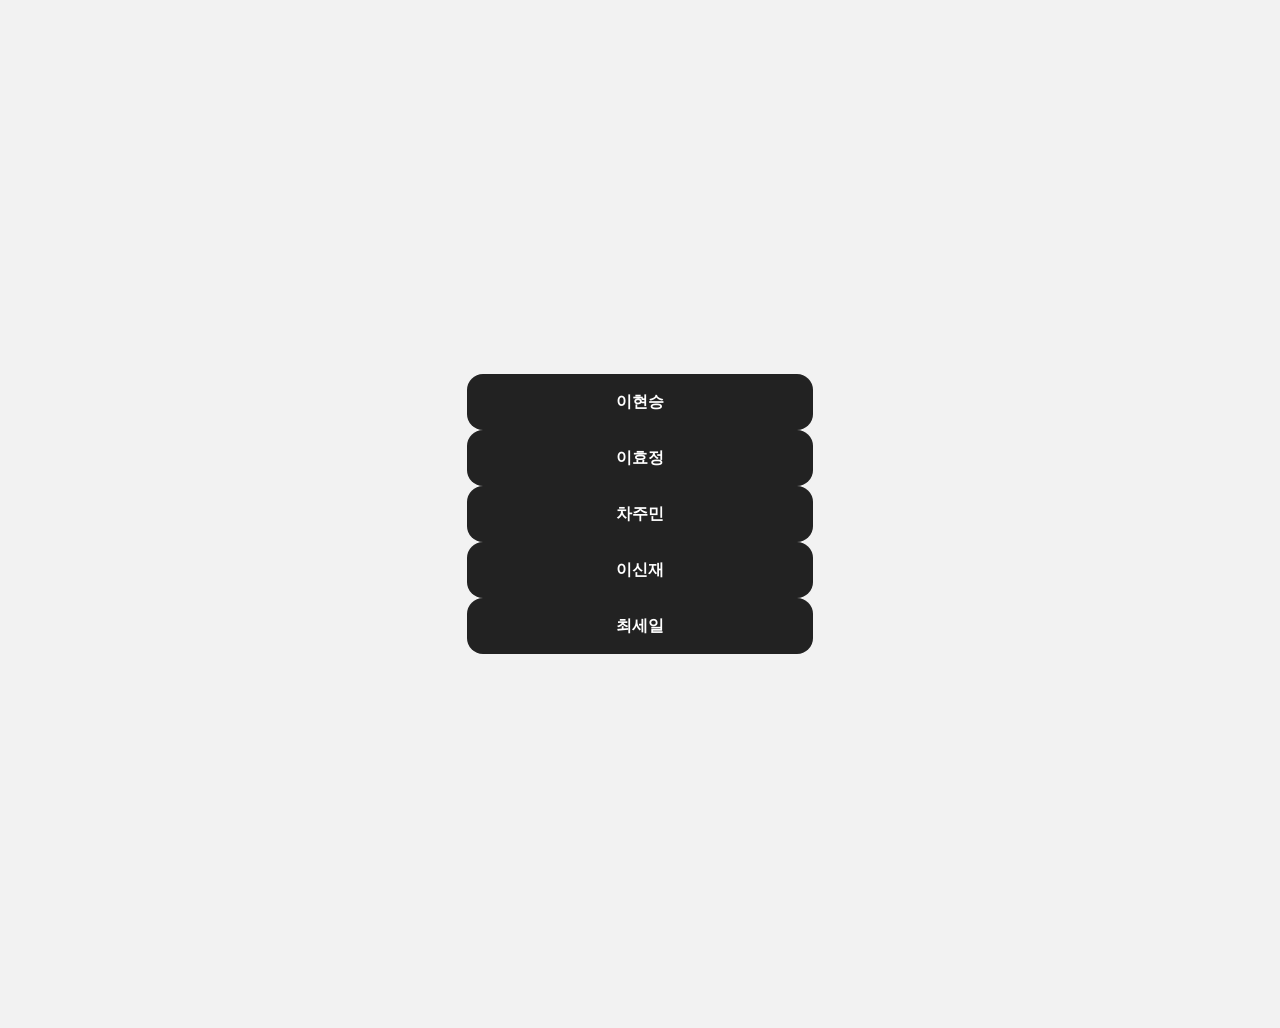
<file: index.html>
<!doctype html>
<html lang="ko">
  <head>
    <meta charset="UTF-8" />
    <meta name="viewport" content="width=device-width, initial-scale=1.0" />
    <title>P를 가져가</title>
    <link rel="stylesheet" href="./style.css" />
    <link rel="stylesheet" href="./reset.css" />
  </head>
  <body>
    <main
      class="main"
      style="
        display: flex;
        flex-direction: column;
        align-items: center;
        justify-content: center;
        height: 100vh;
      "
    >
      <a href="./leehyunseung/index.html">이현승</a>
      <a href="./leehyojung/leehyojung.html">이효정</a>
      <a href="./chajoomin/joomin.html">차주민</a>
      <a href="./LeeShinjae/index.html">이신재</a>
      <a href="./choiseil/my-name-is.html">최세일</a>
    </main>
  </body>
</html>
</file>
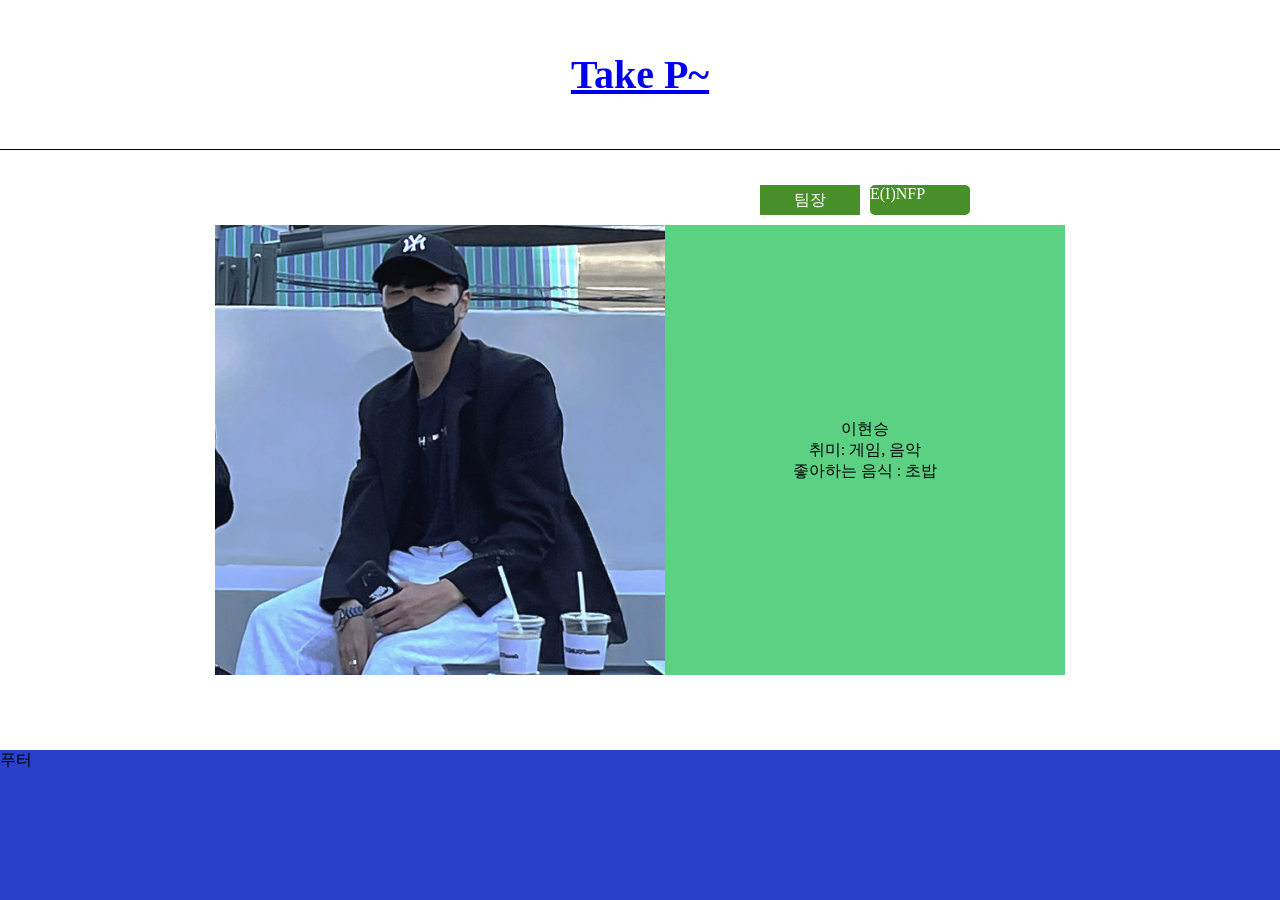
<file: leehyunseung/index.html>
<!doctype html>
<html lang="ko">
  <head>
    <meta charset="UTF-8" />
    <meta name="viewport" content="width=device-width, initial-scale=1.0" />
    <title>이현승입니다</title>
    <link rel="stylesheet" href="./index.css" />
  </head>
  <body>
    <header class="header">
      <nav class="header_nav"><a href="../index.html">Take P~</a></nav>
    </header>
    <main class="main">
      <section class="main-container">
        <div class="profile-container">
          <img class="profile-img" src="./img/profile.png" alt="프로필 사진" />
          <div class="info-container">
            <div class="badge-container">
              <span class="badge_role">팀장</span>
              <span class="badge_mbti">E(I)NFP</span>
            </div>
            <div>이현승</div>
            <div>취미: 게임, 음악</div>
            <div>좋아하는 음식 : 초밥</div>
          </div>
        </div>
      </section>
    </main>
    <footer class="footer">
      <div>푸터</div>
    </footer>
  </body>
</html>
</file>
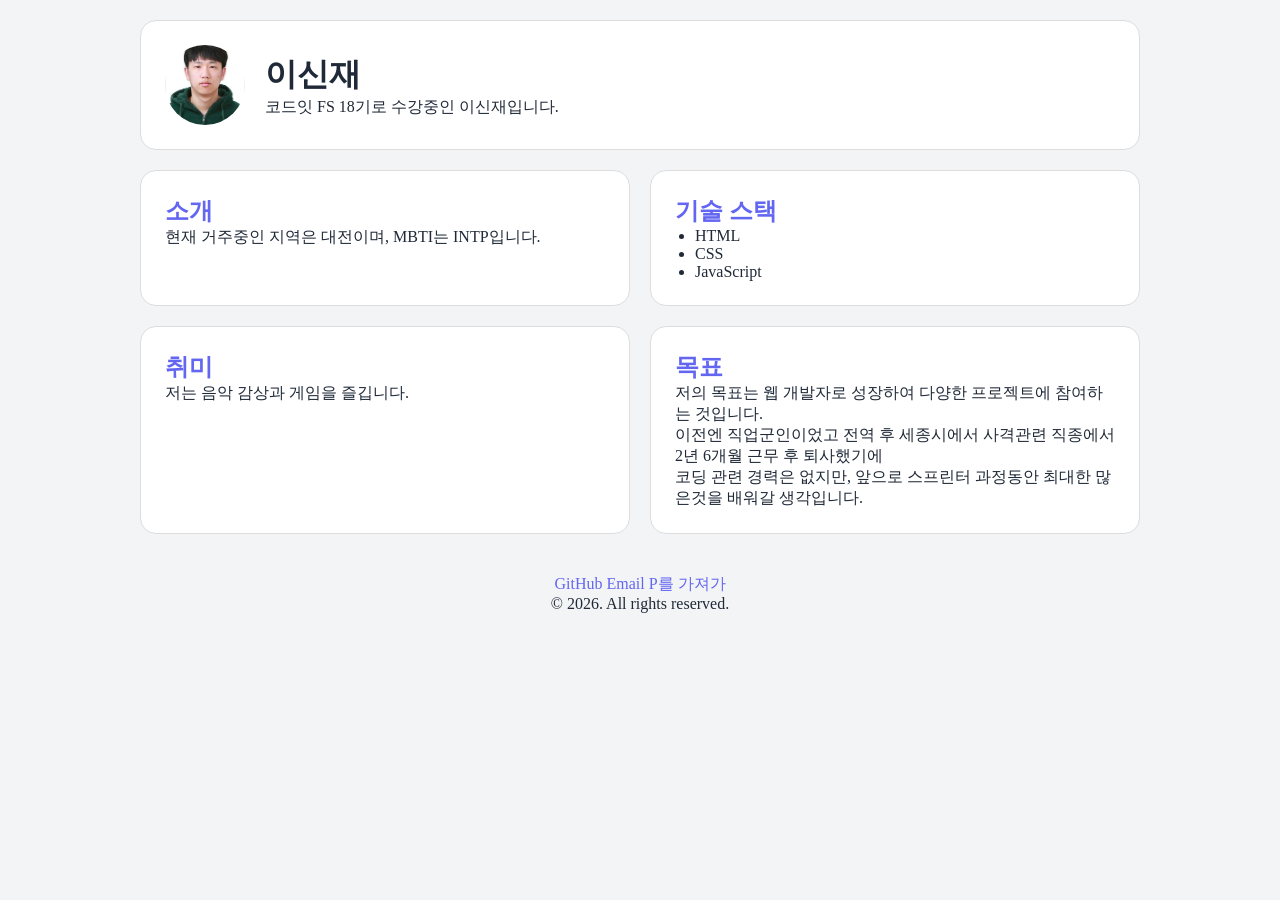
<file: LeeShinjae/index.html>
<!doctype html>
<html lang="ko">
  <head>
    <meta charset="UTF-8" />
    <meta name="viewport" content="width=device-width, initial-scale=1.0" />
    <title>이신재 자기소개</title>
    <link rel="stylesheet" href="styles.css" />
  </head>
  <body>
    <header class="profile">
      <img src="LSJ_Profile_Img.jpg" alt="이신재" />
      <div class="profile-info">
        <h1>이신재</h1>
        <p>코드잇 FS 18기로 수강중인 이신재입니다.</p>
      </div>
    </header>
    <main class="card-container">
      <section class="card about">
        <h2>소개</h2>
        <p>현재 거주중인 지역은 대전이며, MBTI는 INTP입니다.</p>
      </section>
      <section class="card skills">
        <h2>기술 스택</h2>
        <ul>
          <li>HTML</li>
          <li>CSS</li>
          <li>JavaScript</li>
        </ul>
      </section>
      <section class="card hobbies">
        <h2>취미</h2>
        <p>저는 음악 감상과 게임을 즐깁니다.</p>
      </section>
      <section class="card goals">
        <h2>목표</h2>
        <p>
          저의 목표는 웹 개발자로 성장하여 다양한 프로젝트에 참여하는 것입니다.
          <br />
          이전엔 직업군인이었고 전역 후 세종시에서 사격관련 직종에서 2년 6개월
          근무 후 퇴사했기에<br />
          코딩 관련 경력은 없지만, 앞으로 스프린터 과정동안 최대한 많은것을
          배워갈 생각입니다.
        </p>
      </section>
    </main>
    <footer>
      <div class="footer-links">
        <a href="https://github.com/ihss0500-droid">GitHub</a>
        <a href="mailto:ihss0500@gmail.com">Email</a>
        <a href="../index.html">P를 가져가</a>
      </div>

      <p>© 2026. All rights reserved.</p>
    </footer>
  </body>
</html>
</file>
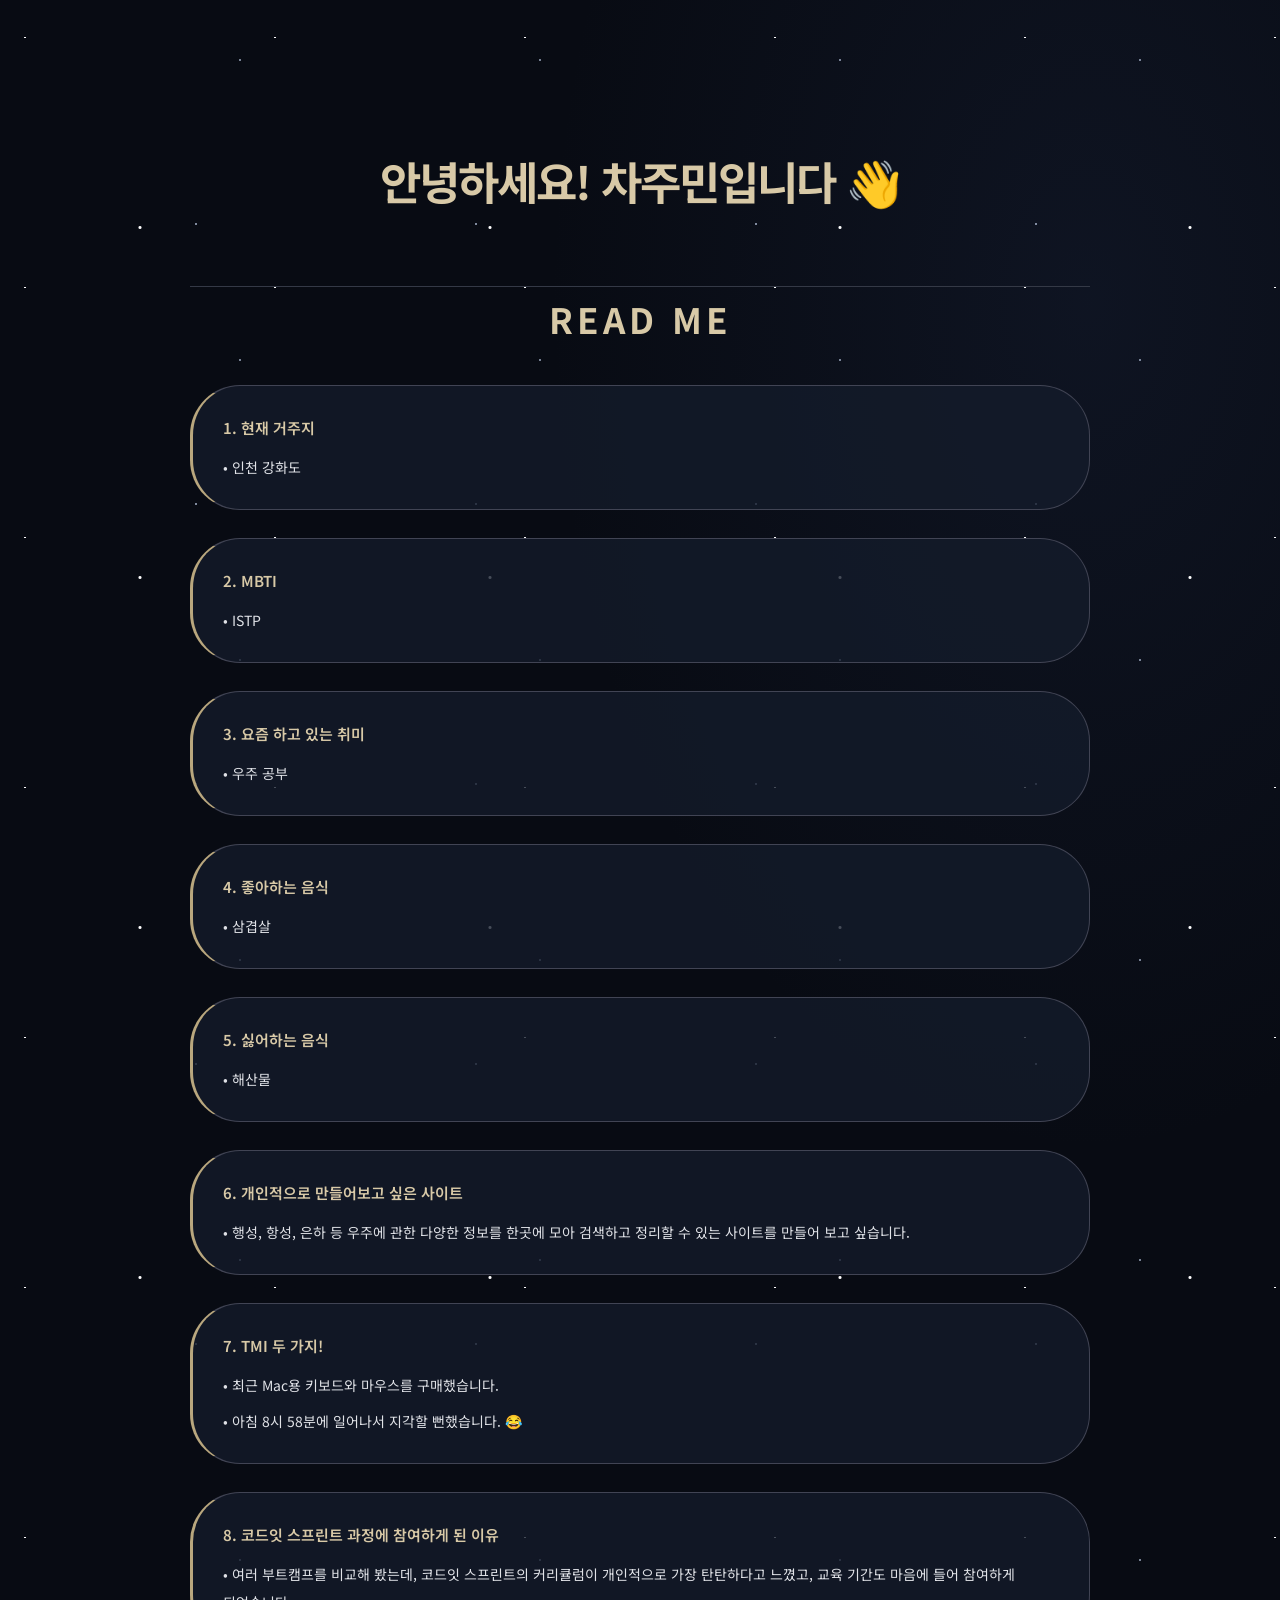
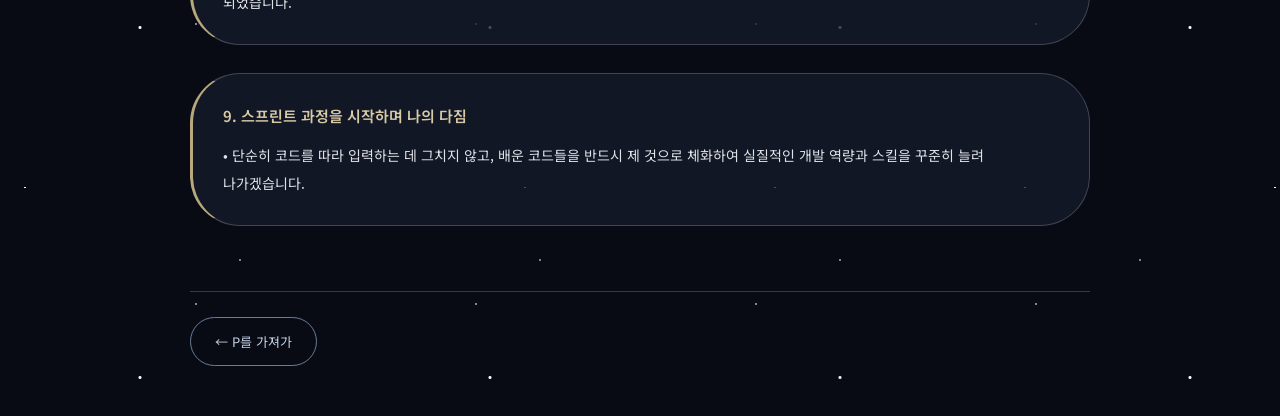
<file: chajoomin/joomin.html>
<!doctype html>
<html lang="ko">
  <head>
    <meta charset="UTF-8" />
    <meta name="viewport" content="width=device-width, initial-scale=1.0" />
    <meta name="theme-color" content="#080d1f" />
    <title>차주민 | 자기소개</title>
    <link rel="stylesheet" href="style.css" />
  </head>

  <body>
    <div class="stars"></div>

    <main class="container">
      <header class="hero">
        <h1>안녕하세요! 차주민입니다 👋</h1>
      </header>

      <section class="profile">
        <h2>READ ME</h2>

        <div class="info-card">
          <h3>1. 현재 거주지</h3>
          <p>• 인천 강화도</p>
        </div>

        <div class="info-card">
          <h3>2. MBTI</h3>
          <p>• ISTP</p>
        </div>

        <div class="info-card">
          <h3>3. 요즘 하고 있는 취미</h3>
          <p>• 우주 공부</p>
        </div>

        <div class="info-card">
          <h3>4. 좋아하는 음식</h3>
          <p>• 삼겹살</p>
        </div>

        <div class="info-card">
          <h3>5. 싫어하는 음식</h3>
          <p>• 해산물</p>
        </div>

        <div class="info-card">
          <h3>6. 개인적으로 만들어보고 싶은 사이트</h3>
          <p>
            • 행성, 항성, 은하 등 우주에 관한 다양한 정보를 한곳에 모아 검색하고
            정리할 수 있는 사이트를 만들어 보고 싶습니다.
          </p>
        </div>

        <div class="info-card">
          <h3>7. TMI 두 가지!</h3>
          <p>• 최근 Mac용 키보드와 마우스를 구매했습니다.</p>
          <p>• 아침 8시 58분에 일어나서 지각할 뻔했습니다. 😂</p>
        </div>

        <div class="info-card">
          <h3>8. 코드잇 스프린트 과정에 참여하게 된 이유</h3>
          <p>
            • 여러 부트캠프를 비교해 봤는데, 코드잇 스프린트의 커리큘럼이
            개인적으로 가장 탄탄하다고 느꼈고, 교육 기간도 마음에 들어 참여하게
            되었습니다.
          </p>
        </div>

        <div class="info-card">
          <h3>9. 스프린트 과정을 시작하며 나의 다짐</h3>
          <p>
            • 단순히 코드를 따라 입력하는 데 그치지 않고, 배운 코드들을 반드시
            제 것으로 체화하여 실질적인 개발 역량과 스킬을 꾸준히 늘려
            나가겠습니다.
          </p>
        </div>
      </section>

      <footer>
        <a href="../index.html" class="home-button"> ← P를 가져가 </a>
      </footer>
    </main>
  </body>
</html>
</file>
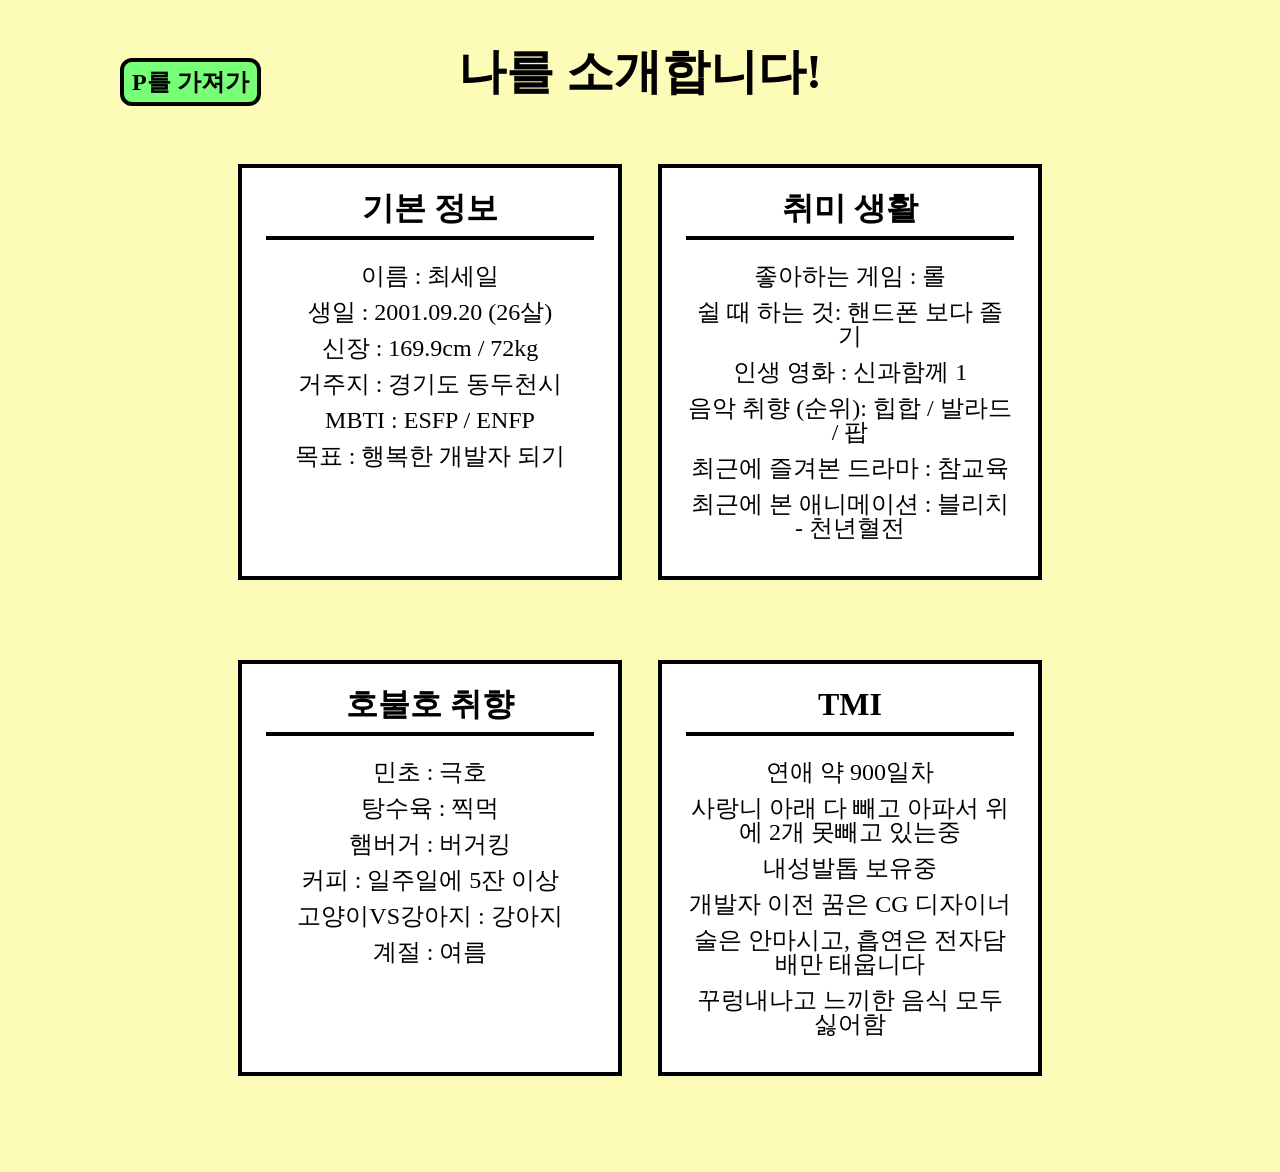
<file: choiseil/my-name-is.html>
<!doctype html>
<html lang="ko">
  <head>
    <meta charset="UTF-8" />
    <meta name="viewport" content="width=device-width, initial-scale=1.0" />
    <link rel="stylesheet" href="reset.css" />
    <link rel="stylesheet" href="style.css" />
    <title>내이름은 최세일</title>
  </head>
  <body>
    <header>
      <a class="intro-header-link" href="../index.html">P를 가져가</a>
      <h1>나를 소개합니다!</h1>
    </header>
    <main class="intro-section-container">
      <div class="intro-content-container">
        <section class="intro-content">
          <h2>기본 정보</h2>
          <p>이름 : 최세일</p>
          <p>생일 : 2001.09.20 (26살)</p>
          <p>신장 : 169.9cm / 72kg</p>
          <p>거주지 : 경기도 동두천시</p>
          <p>MBTI : ESFP / ENFP</p>
          <p>목표 : 행복한 개발자 되기</p>
        </section>
        <section class="intro-content">
          <h2>취미 생활</h2>
          <p>좋아하는 게임 : 롤</p>
          <p>쉴 때 하는 것: 핸드폰 보다 졸기</p>
          <p>인생 영화 : 신과함께 1</p>
          <p>음악 취향 (순위): 힙합 / 발라드 / 팝</p>
          <p>최근에 즐겨본 드라마 : 참교육</p>
          <p>최근에 본 애니메이션 : 블리치 - 천년혈전</p>
        </section>
      </div>
      <div class="intro-content-container">
        <section class="intro-content">
          <h2>호불호 취향</h2>
          <p>민초 : 극호</p>
          <p>탕수육 : 찍먹</p>
          <p>햄버거 : 버거킹</p>
          <p>커피 : 일주일에 5잔 이상</p>
          <p>고양이VS강아지 : 강아지</p>
          <p>계절 : 여름</p>
        </section>
        <section class="intro-content">
          <h2>TMI</h2>
          <p>연애 약 900일차</p>
          <p>사랑니 아래 다 빼고 아파서 위에 2개 못빼고 있는중</p>
          <p>내성발톱 보유중</p>
          <p>개발자 이전 꿈은 CG 디자이너</p>
          <p>술은 안마시고, 흡연은 전자담배만 태웁니다</p>
          <p>꾸렁내나고 느끼한 음식 모두 싫어함</p>
        </section>
      </div>
    </main>
  </body>
</html>
</file>
<file: style.css>
body {
  font-family:
    "Pretendard Variable",
    Pretendard,
    -apple-system,
    BlinkMacSystemFont,
    system-ui,
    Roboto,
    "Helvetica Neue",
    "Segoe UI",
    "Apple SD Gothic Neo",
    "Noto Sans KR",
    "Malgun Gothic",
    "Apple Color Emoji",
    "Segoe UI Emoji",
    "Segoe UI Symbol",
    sans-serif;
  background-color: #f2f2f2;
  padding: 64px;
}

.main a {
  text-decoration: none;
  color: #fff;
  background-color: #222;
  padding: 16px;
  border-radius: 16px;
  width: 30%;
  text-align: center;
  font-weight: 600;
}
</file>
<file: leehyunseung/index.css>
* {
  box-sizing: border-box;
}

body {
  width: 100%;
  height: 100%;
  min-height: 100vh;
  margin: 0;
  padding: 0;
  background-color: #fff;
  display: flex;
  flex-direction: column;
  justify-content: space-between;
}

.main {
  width: 100%;
  height: auto;
  display: flex;
  flex-direction: column;
  justify-content: center;
  align-items: center;
}

.header {
  width: 100%;
  height: 150px;
  display: flex;
  justify-content: center;
  align-items: center;
  background-color: #fff;
  color: #000;
  font-size: 40px;
  font-weight: bold;
  border-bottom: 1px solid #000;
}

.main-container {
  width: 1500px;
  height: 100%;
  display: flex;
  /* flex-direction: column; */
  justify-content: center;
  align-items: center;
  /* background-color: rgb(253, 240, 166); */
}

.profile-container {
  width: 1000px;
  height: 500px;
  display: flex;
  justify-content: center;
  align-items: center;
}

.profile-img {
  width: 450px;
  height: 450px;
}

.info-container {
  width: 400px;
  height: 450px;
  display: flex;
  flex-direction: column;
  justify-content: center;
  align-items: center;
  position: relative;
  background-color: rgb(92, 209, 131);
}

.badge-container {
  display: flex;
  position: absolute;
  gap: 10px;
  top: -40px;
}

.badge_role {
  width: 100px;
  height: 30px;
  background-color: #498f29;
  color: #fff;
  display: flex;
  justify-content: center;
  align-items: center;
}

.badge_mbti {
  width: 100px;
  height: 30px;
  background-color: #498f29;
  border-radius: 5px;
  color: #fff;
}

.badge {
  width: 100px;
  height: 30px;
  background-color: #498f29;
  color: #fff;
  display: flex;
  justify-content: center;
  align-items: center;
  border-radius: 5px;
  /* position: absolute; */
  /* top: -40px; */
}

.footer {
  width: 100%;
  height: 150px;
  background-color: #2941ca;
}
</file>
<file: LeeShinjae/styles.css>
* {
  box-sizing: border-box;
  margin: 0;
  padding: 0;
}

:root {
  --bg-color: #f3f4f6;
  --card-color: #ffffff;
  --text-color: #1f2937;
  --accent-color: #6366f1;
}

.profile {
  display: flex;
  align-items: center;
  gap: 20px;
}

.card-container {
  display: grid;
  grid-template-columns: repeat(2, 1fr);
  gap: 20px;
}

.card-container,
.profile {
  max-width: 1000px;
  margin: 20px auto;
}

.card,
.profile {
  padding: 24px;
  border: 1px solid #ddd;
  border-radius: 16px;
  background-color: var(--card-color);
}

.card ul {
  padding-left: 20px;
}

.card h2 {
  color: var(--accent-color);
}

.profile img {
  width: 80px;
  height: 80px;
  border-radius: 50%;
  object-fit: cover;
}

body {
  background-color: var(--bg-color);
  color: var(--text-color);
}

footer {
  text-align: center;
  padding: 20px;
}

footer a {
  color: var(--accent-color);
  text-decoration: none;
}
</file>
<file: chajoomin/style.css>
@import url("https://fonts.googleapis.com/css2?family=Noto+Sans+KR:wght@400;500;600;700;800&display=swap");

* {
  margin: 0;
  padding: 0;
  box-sizing: border-box;
}

body {
  min-height: 100vh;
  font-family: "Noto Sans KR", sans-serif;
  color: #e8e8e5;
  line-height: 1.8;
  background-color: #080b13;
  background-image:
    radial-gradient(1px 1px at 10% 15%, #fff 50%, transparent 100%),
    radial-gradient(1px 1px at 80% 20%, #c7d5ef 50%, transparent 100%),
    radial-gradient(2px 2px at 40% 65%, #fff 50%, transparent 100%),
    radial-gradient(1px 1px at 70% 80%, #d4e2ff 50%, transparent 100%),
    radial-gradient(ellipse at 85% 15%, rgba(41, 57, 95, 0.2), transparent 35%);
  background-size:
    250px 250px,
    300px 300px,
    350px 350px,
    280px 280px,
    100% 100%;
}

/* 전체 영역 */

.container {
  width: min(900px, 88%);
  margin: 0 auto;
  padding: 70px 0 50px;
  border-radius: 20px;
}

/* 상단 제목 */

.hero {
  padding: 70px 0 65px;
  border-bottom: 1px solid #343946;
  text-align: center;
  color: #687d9c;
}

/* 상단 제목 */

.hero h1 {
  color: #d8c9a7;
  font-size: clamp(32px, 5vw, 52px);
  font-weight: 700;
  letter-spacing: -2px;
  text-align: center;
  font-size: 45px;
}

/* 자기소개 제목 */

.profile > h2 {
  margin-bottom: 35px;
  color: #d8c9a7;
  font-size: 35px;
  font-weight: 700;
  text-align: center;
  letter-spacing: 4px;
}

/* 개별 자기소개 카드 */

.info-card {
  padding: 28px 30px;
  margin-bottom: 28px;
  border: 1px solid #414454;
  border-left: 3px solid #b9a77e;
  border-radius: 50px;
  background: rgba(20, 27, 43, 0.78);
  transition:
    border-color 0.25s ease,
    background 0.25s ease;
  font-size: 25px;
}

.info-card:hover {
  border-color: #b9a77e;
  background: rgba(29, 39, 60, 0.9);
}

/* 각 항목 제목 */

.info-card h3 {
  margin-bottom: 12px;
  color: #d8c9a7;
  font-size: 15px;
  font-weight: 600;
}

.info-card p {
  color: #e0e2e7;
  font-size: 14px;
  line-height: 2;
  word-break: keep-all;
}

.info-card p + p {
  margin-top: 8px;
}

/* 하단 링크 */

footer {
  margin-top: 65px;
  padding-top: 25px;
  border-top: 1px solid #343946;
}

.home-button {
  display: inline-block;
  padding: 12px 24px;
  border: 1px solid #687d9c;
  color: #c4d1e5;
  text-decoration: none;
  font-size: 13px;
  transition: all 0.25s ease;
  border-radius: 50px;
}

.home-button:hover {
  color: #080b13;
  background: #c4d1e5;
}

/* 모바일 화면 */

@media (max-width: 600px) {
  .container {
    width: 90%;
    padding-top: 35px;
  }

  .hero {
    padding: 50px 0 40px;
  }

  .hero h1 {
    font-size: 32px;
  }

  .info-card {
    padding: 23px 20px;
    margin-bottom: 22px;
  }

  .info-card h3 {
    font-size: 14px;
  }

  .info-card p {
    font-size: 13px;
  }
}
</file>
<file: choiseil/style.css>
* {
  box-sizing: border-box;
}

html,
body {
  height: 100%;
  background-color: #fcfbb8;
}

.intro-header-link {
  position: absolute;
  left: 120px;
  top: 58px;
  font-size: 24px;
  font-weight: bold;
  color: #000;
  text-decoration: none;
  padding: 8px;
  border: 4px solid #000;
  border-radius: 12px;
  background-color: #7f7f;
}

header {
  display: flex;
  justify-content: center;
  margin: 48px 0;
  background-color: #fcfbb8;
}

h1 {
  font-size: 48px;
  font-weight: bold;
  color: #000;
  text-align: center;
  margin-bottom: 20px;
}

h2 {
  font-size: 32px;
  font-weight: bold;
  color: #000;
  text-align: center;
  margin-bottom: 24px;
  padding-bottom: 12px;
  border-bottom: 4px solid #000;
}

p {
  font-size: 24px;
  font-weight: normal;
  color: #000;
  margin-bottom: 12px;
  text-align: center;
}

.intro-section-container {
  display: flex;
  flex-direction: column;
  width: 100%;
  align-items: center;
  gap: 32px;
  padding-bottom: 48px;
}

.intro-content-container {
  display: flex;
  justify-content: center;
  width: 100%;
  gap: 36px;
  padding-bottom: 48px;
}
.intro-content {
  width: 30%;
  max-width: 1080px;
  padding: 24px;
  border: 4px solid #000;
  background-color: #fff;
}
</file>
